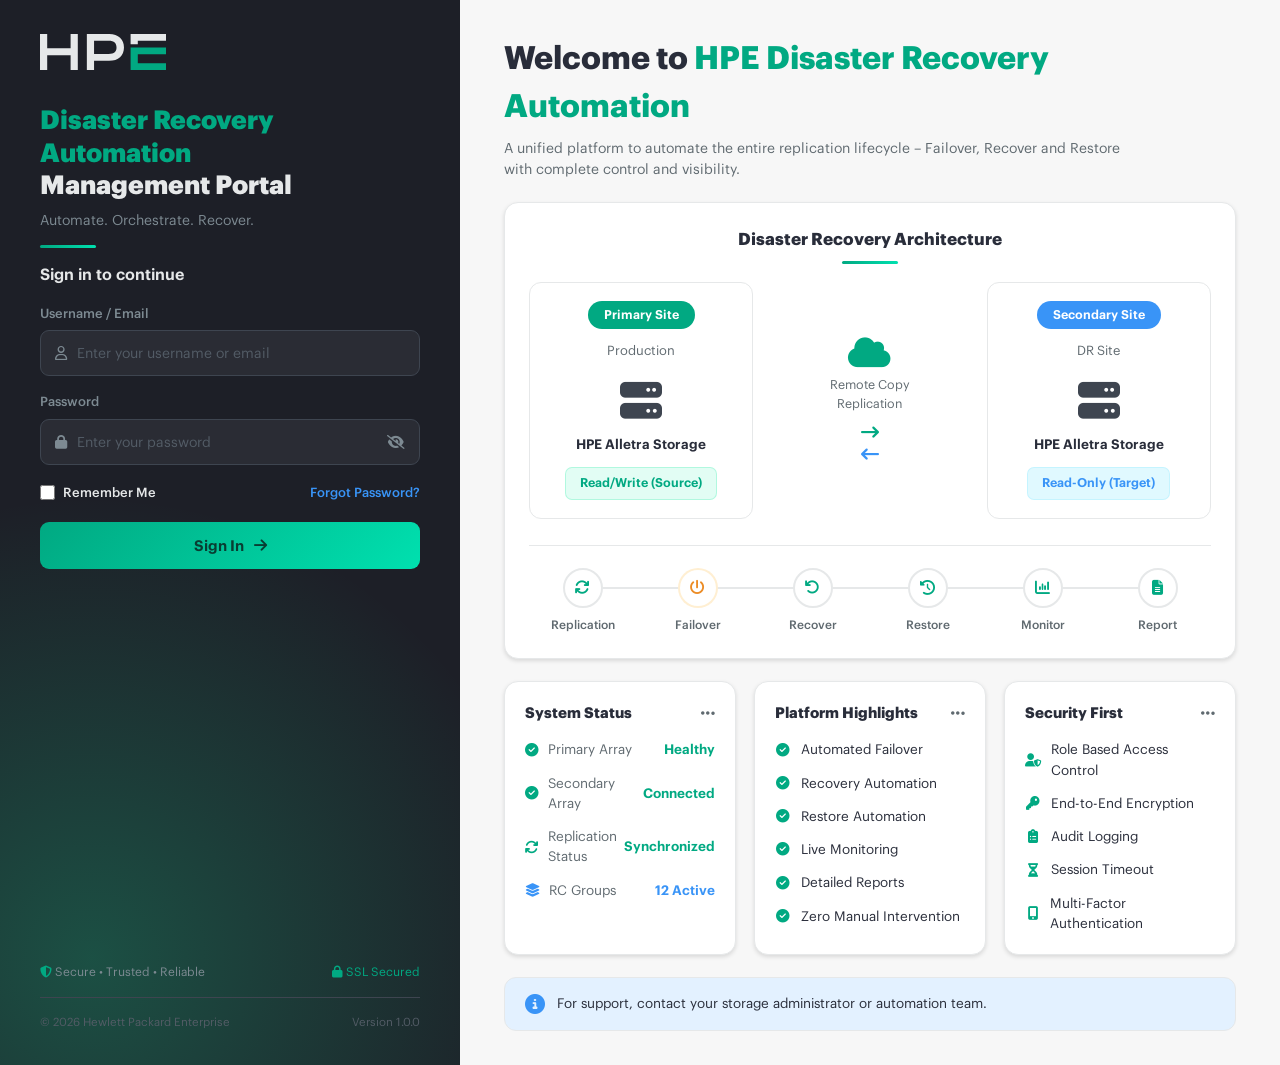
<file: Dashboard-DR/login.html>
<!DOCTYPE html>
<html lang="en">
<head>
    <meta charset="UTF-8">
    <meta name="viewport" content="width=device-width, initial-scale=1.0">
    <title>Sign In — HPE Disaster Recovery Automation</title>

    <link rel="stylesheet" href="fonts.css?v=1">
    <link rel="stylesheet" href="login.css?v=4">
    <link rel="stylesheet"
        href="https://cdnjs.cloudflare.com/ajax/libs/font-awesome/6.6.0/css/all.min.css">
</head>
<body>
    <div class="login-wrap">

        <!-- ===================== LEFT PANEL ===================== -->
        <aside class="login-left">
            <div class="login-left-inner">

                <!-- Brand -->
                <a href="#" class="brand">
                    <svg class="hpe-logo" viewBox="0 0 504 144" role="img" aria-label="HPE" xmlns="http://www.w3.org/2000/svg">
                        <path d="M391.2 81.27v35.46H504V144H362.4V54H504v27.27H391.2z" fill="#01a982"/>
                        <path d="M276.673 0h-89.254v144h28.8v-36.607h60.008c37.914 0 59.692-21.59 59.692-53.395C335.918 21.985 314.14 0 276.673 0zm-1.881 79.793h-58.573V27.27h58.573c22.679 0 31.281 10.484 31.281 26.728 0 16.079-8.602 25.795-31.281 25.795zM391.2 40.63h-28.8V0H504v27.27H391.2v13.36zM151.2 0v144h-28.8V84.984H28.8V144H0V0h28.8v57.384h93.6V0h28.8z" fill="currentColor"/>
                    </svg>
                </a>

                <!-- Heading -->
                <div class="login-heading">
                    <h1><span class="green">Disaster Recovery Automation</span><br>Management Portal</h1>
                    <p>Automate. Orchestrate. Recover.</p>
                </div>

                <span class="accent-line"></span>

                <!-- Form -->
                <form class="login-form" id="loginForm" novalidate autocomplete="off">
                    <h2 class="form-title">Sign in to continue</h2>

                    <p class="login-error" id="loginError" role="alert" hidden></p>

                    <label for="username">Username / Email</label>
                    <div class="field">
                        <i class="fa-regular fa-user"></i>
                        <input type="text" id="username" placeholder="Enter your username or email" autocomplete="off" required>
                    </div>

                    <label for="password">Password</label>
                    <div class="field">
                        <i class="fa-solid fa-lock"></i>
                        <input type="password" id="password" placeholder="Enter your password" autocomplete="new-password" required>
                        <i class="fa-solid fa-eye-slash toggle" id="pwdToggle" role="button" tabindex="0" aria-label="Show password"></i>
                    </div>

                    <div class="form-row">
                        <label class="remember">
                            <input type="checkbox" id="remember">
                            <span>Remember Me</span>
                        </label>
                        <a href="#" class="forgot">Forgot Password?</a>
                    </div>

                    <button type="submit" class="btn-signin">
                        Sign In <i class="fa-solid fa-arrow-right"></i>
                    </button>
                </form>

                <!-- Trust row -->
                <div class="trust-row">
                    <span><i class="fa-solid fa-shield-halved"></i> Secure &bull; Trusted &bull; Reliable</span>
                    <span class="ssl"><i class="fa-solid fa-lock"></i> SSL Secured</span>
                </div>

                <!-- Footer -->
                <div class="login-footer">
                    <span>&copy; 2026 Hewlett Packard Enterprise</span>
                    <span>Version 1.0.0</span>
                </div>
            </div>
        </aside>

        <!-- ===================== RIGHT PANEL ===================== -->
        <main class="login-right">
            <div class="welcome-head">
                <div>
                    <h1>Welcome to <span class="green">HPE Disaster Recovery Automation</span></h1>
                    <p>A unified platform to automate the entire replication lifecycle – Failover, Recover and Restore
                        with complete control and visibility.</p>
                </div>
            </div>

            <!-- Architecture -->
            <section class="arch-card">
                <h3 class="arch-title">Disaster Recovery Architecture</h3>
                <span class="accent-line center"></span>

                <div class="arch-flow">
                    <!-- Primary -->
                    <div class="site-card">
                        <span class="site-badge primary">Primary Site</span>
                        <p class="site-env">Production</p>
                        <i class="fa-solid fa-server site-icon"></i>
                        <p class="site-storage">HPE Alletra Storage</p>
                        <span class="site-tag green-tag">Read/Write (Source)</span>
                    </div>

                    <!-- Replication -->
                    <div class="repl-mid">
                        <i class="fa-solid fa-cloud repl-cloud"></i>
                        <p>Remote Copy<br>Replication</p>
                        <div class="repl-arrows">
                            <i class="fa-solid fa-arrow-right-long"></i>
                            <i class="fa-solid fa-arrow-left-long"></i>
                        </div>
                    </div>

                    <!-- Secondary -->
                    <div class="site-card">
                        <span class="site-badge secondary">Secondary Site</span>
                        <p class="site-env">DR Site</p>
                        <i class="fa-solid fa-server site-icon"></i>
                        <p class="site-storage">HPE Alletra Storage</p>
                        <span class="site-tag blue-tag">Read-Only (Target)</span>
                    </div>
                </div>

                <!-- Workflow -->
                <div class="workflow">
                    <div class="step"><span class="step-ico"><i class="fa-solid fa-arrows-rotate"></i></span><span>Replication</span></div>
                    <div class="step"><span class="step-ico orange"><i class="fa-solid fa-power-off"></i></span><span>Failover</span></div>
                    <div class="step"><span class="step-ico"><i class="fa-solid fa-arrow-rotate-left"></i></span><span>Recover</span></div>
                    <div class="step"><span class="step-ico"><i class="fa-solid fa-clock-rotate-left"></i></span><span>Restore</span></div>
                    <div class="step"><span class="step-ico"><i class="fa-solid fa-chart-column"></i></span><span>Monitor</span></div>
                    <div class="step"><span class="step-ico"><i class="fa-solid fa-file-lines"></i></span><span>Report</span></div>
                </div>
            </section>

            <!-- Info cards -->
            <section class="info-cards">
                <div class="info-card">
                    <div class="info-card-head"><h4>System Status</h4><i class="fa-solid fa-ellipsis"></i></div>
                    <ul class="status-list">
                        <li><span><i class="fa-solid fa-circle-check green"></i> Primary Array</span><span class="green">Healthy</span></li>
                        <li><span><i class="fa-solid fa-circle-check green"></i> Secondary Array</span><span class="green">Connected</span></li>
                        <li><span><i class="fa-solid fa-arrows-rotate green"></i> Replication Status</span><span class="green">Synchronized</span></li>
                        <li><span><i class="fa-solid fa-layer-group blue"></i> RC Groups</span><span class="blue">12 Active</span></li>
                    </ul>
                </div>

                <div class="info-card">
                    <div class="info-card-head"><h4>Platform Highlights</h4><i class="fa-solid fa-ellipsis"></i></div>
                    <ul class="check-list">
                        <li><i class="fa-solid fa-circle-check green"></i> Automated Failover</li>
                        <li><i class="fa-solid fa-circle-check green"></i> Recovery Automation</li>
                        <li><i class="fa-solid fa-circle-check green"></i> Restore Automation</li>
                        <li><i class="fa-solid fa-circle-check green"></i> Live Monitoring</li>
                        <li><i class="fa-solid fa-circle-check green"></i> Detailed Reports</li>
                        <li><i class="fa-solid fa-circle-check green"></i> Zero Manual Intervention</li>
                    </ul>
                </div>

                <div class="info-card">
                    <div class="info-card-head"><h4>Security First</h4><i class="fa-solid fa-ellipsis"></i></div>
                    <ul class="check-list">
                        <li><i class="fa-solid fa-user-shield"></i> Role Based Access Control</li>
                        <li><i class="fa-solid fa-key"></i> End-to-End Encryption</li>
                        <li><i class="fa-solid fa-clipboard-list"></i> Audit Logging</li>
                        <li><i class="fa-solid fa-hourglass-half"></i> Session Timeout</li>
                        <li><i class="fa-solid fa-mobile-screen-button"></i> Multi-Factor Authentication</li>
                    </ul>
                </div>
            </section>

            <!-- Support bar -->
            <div class="support-bar">
                <i class="fa-solid fa-circle-info"></i>
                For support, contact your storage administrator or automation team.
            </div>
        </main>
    </div>

    <script src="config.js?v=2"></script>
    <script src="api.js?v=3"></script>
    <script src="login.js?v=2"></script>
</body>
</html>
</file>
<file: Dashboard-DR/fonts.css>
/* ---------------------------------------------------------------------------
   HPE Graphik — application typeface.
   OpenType (.otf) files live in "HPE Graphik/HPE Graphik/".
   Only the weights actually used by the CSS are downloaded by the browser.
--------------------------------------------------------------------------- */

@font-face {
    font-family: "HPE Graphik";
    src: url("HPE%20Graphik/HPE%20Graphik/HPE%20Graphik-Thin.otf") format("opentype");
    font-weight: 100;
    font-style: normal;
    font-display: swap;
}
@font-face {
    font-family: "HPE Graphik";
    src: url("HPE%20Graphik/HPE%20Graphik/HPE%20Graphik-ThinItalic.otf") format("opentype");
    font-weight: 100;
    font-style: italic;
    font-display: swap;
}
@font-face {
    font-family: "HPE Graphik";
    src: url("HPE%20Graphik/HPE%20Graphik/HPE%20Graphik-Extralight.otf") format("opentype");
    font-weight: 200;
    font-style: normal;
    font-display: swap;
}
@font-face {
    font-family: "HPE Graphik";
    src: url("HPE%20Graphik/HPE%20Graphik/HPE%20Graphik-ExtralightItalic.otf") format("opentype");
    font-weight: 200;
    font-style: italic;
    font-display: swap;
}
@font-face {
    font-family: "HPE Graphik";
    src: url("HPE%20Graphik/HPE%20Graphik/HPE%20Graphik-Light.otf") format("opentype");
    font-weight: 300;
    font-style: normal;
    font-display: swap;
}
@font-face {
    font-family: "HPE Graphik";
    src: url("HPE%20Graphik/HPE%20Graphik/HPE%20Graphik-LightItalic.otf") format("opentype");
    font-weight: 300;
    font-style: italic;
    font-display: swap;
}
@font-face {
    font-family: "HPE Graphik";
    src: url("HPE%20Graphik/HPE%20Graphik/HPE%20Graphik-Regular.otf") format("opentype");
    font-weight: 400;
    font-style: normal;
    font-display: swap;
}
@font-face {
    font-family: "HPE Graphik";
    src: url("HPE%20Graphik/HPE%20Graphik/HPE%20Graphik-RegularItalic.otf") format("opentype");
    font-weight: 400;
    font-style: italic;
    font-display: swap;
}
@font-face {
    font-family: "HPE Graphik";
    src: url("HPE%20Graphik/HPE%20Graphik/HPE%20Graphik-Medium.otf") format("opentype");
    font-weight: 500;
    font-style: normal;
    font-display: swap;
}
@font-face {
    font-family: "HPE Graphik";
    src: url("HPE%20Graphik/HPE%20Graphik/HPE%20Graphik-MediumItalic.otf") format("opentype");
    font-weight: 500;
    font-style: italic;
    font-display: swap;
}
@font-face {
    font-family: "HPE Graphik";
    src: url("HPE%20Graphik/HPE%20Graphik/HPE%20Graphik-Semibold.otf") format("opentype");
    font-weight: 600;
    font-style: normal;
    font-display: swap;
}
@font-face {
    font-family: "HPE Graphik";
    src: url("HPE%20Graphik/HPE%20Graphik/HPE%20Graphik-SemiboldItalic.otf") format("opentype");
    font-weight: 600;
    font-style: italic;
    font-display: swap;
}
@font-face {
    font-family: "HPE Graphik";
    src: url("HPE%20Graphik/HPE%20Graphik/HPE%20Graphik-Bold.otf") format("opentype");
    font-weight: 700;
    font-style: normal;
    font-display: swap;
}
@font-face {
    font-family: "HPE Graphik";
    src: url("HPE%20Graphik/HPE%20Graphik/HPE%20Graphik-BoldItalic.otf") format("opentype");
    font-weight: 700;
    font-style: italic;
    font-display: swap;
}
@font-face {
    font-family: "HPE Graphik";
    src: url("HPE%20Graphik/HPE%20Graphik/HPE%20Graphik-Black.otf") format("opentype");
    font-weight: 800;
    font-style: normal;
    font-display: swap;
}
@font-face {
    font-family: "HPE Graphik";
    src: url("HPE%20Graphik/HPE%20Graphik/HPE%20Graphik-BlackItalic.otf") format("opentype");
    font-weight: 800;
    font-style: italic;
    font-display: swap;
}
@font-face {
    font-family: "HPE Graphik";
    src: url("HPE%20Graphik/HPE%20Graphik/HPE%20Graphik-Super.otf") format("opentype");
    font-weight: 900;
    font-style: normal;
    font-display: swap;
}
@font-face {
    font-family: "HPE Graphik";
    src: url("HPE%20Graphik/HPE%20Graphik/HPE%20Graphik-SuperItalic.otf") format("opentype");
    font-weight: 900;
    font-style: italic;
    font-display: swap;
}
</file>
<file: Dashboard-DR/login.css>
/* ===================== BASE ===================== */

@import url('./Styles/primitives.css');
@import url('./Styles/global.css');
@import url('./Styles/components.css');
@import url('./Styles/color.light.css');
@import url('./Styles/color.dark.css');
@import url('./Styles/dimension.css');
@import url('./Styles/dimension.small.css');


* {
    margin: 0;
    padding: 0;
    box-sizing: border-box;
    font-family: "HPE Graphik", sans-serif;
}

:root {
    /* Dark left-panel palette (sourced from HPE design tokens) */
    --bg: var(--hpe-base-color-grey-1300);
    --bg-2: var(--hpe-base-color-grey-1300);
    --card: var(--hpe-base-color-grey-1200);
    --border: var(--hpe-base-color-grey-800);
    --green: var(--hpe-base-color-green-600);
    --green-bright: var(--hpe-base-color-green-400);
    --blue: var(--hpe-base-color-blue-300);
    --orange: var(--hpe-base-color-orange-500);
    --text: var(--hpe-base-color-grey-200);
    --muted: var(--hpe-base-color-grey-600);
    /* light panel */
    --l-bg: var(--hpe-base-color-grey-50);
    --l-card: var(--hpe-base-color-white-100);
    --l-border: var(--hpe-base-color-grey-200);
    --l-text: var(--hpe-base-color-grey-1000);
    --l-muted: var(--hpe-base-color-grey-650);
    /* helper tints / effects (from token opacity primitives) */
    --tint-green: var(--hpe-deprecated-base-color-green-400-Opacity12);
    --glow-green: var(--hpe-deprecated-base-color-green-400-Opacity24);
    --tint-red: var(--hpe-deprecated-base-color-red-500-Opacity12);
    --tint-blue: var(--hpe-deprecated-base-color-blue-400-Opacity12);
    --tint-orange: var(--hpe-deprecated-base-color-orange-400-Opacity24);
    --overlay: var(--hpe-base-color-black-opacity50);
    --field-fill: var(--hpe-base-color-white-opacity6);
    --shadow-card: var(--hpe-shadow-small);
}

body {
    background: var(--l-bg);
    color: var(--text);
    line-height: 1.5;
}

a {
    text-decoration: none;
    color: inherit;
}

.green {
    color: var(--green);
}

.blue {
    color: var(--blue);
}

.accent-line {
    display: block;
    width: 56px;
    height: 3px;
    border-radius: 3px;
    background: linear-gradient(90deg, var(--green), var(--green-bright));
    margin: 14px 0;
}

.accent-line.center {
    margin: 8px auto 18px;
}

/* HPE element box */
.hpe-box {
    width: 46px;
    height: 20px;
    background: transparent;
    border: 3px solid var(--green);
    border-radius: 0;
    flex-shrink: 0;
}

.hpe-logo {
    height: 36px;
    width: auto;
    display: block;
    flex-shrink: 0;
    color: var(--text);
    background: transparent;
    padding: 0;
}

/* ===================== LAYOUT ===================== */
.login-wrap {
    display: flex;
    min-height: 100vh;
}

/* ===================== LEFT PANEL ===================== */
.login-left {
    width: 38%;
    max-width: 460px;
    min-width: 360px;
    background: linear-gradient(180deg, var(--bg) 0%, var(--bg-2) 60%, var(--bg) 100%);
    color: var(--text);
    padding: 34px 40px;
    display: flex;
    position: relative;
    overflow: hidden;
}

.login-left::after {
    content: "";
    position: absolute;
    inset: 0;
    background:
        radial-gradient(circle at 20% 90%, var(--glow-green), transparent 45%);
    pointer-events: none;
}

.login-left-inner {
    position: relative;
    z-index: 1;
    width: 100%;
    display: flex;
    flex-direction: column;
}

.brand {
    display: flex;
    align-items: center;
    gap: 12px;
    margin-bottom: 34px;
}

.brand-name {
    display: flex;
    flex-direction: column;
    line-height: 1.1;
}

.brand-name strong {
    font-size: 20px;
    font-weight: 800;
    letter-spacing: 0.5px;
}

.brand-name .brand-sub {
    font-size: 14px;
    color: var(--muted);
    font-weight: 500;
}

.login-heading h1 {
    font-size: 26px;
    font-weight: 800;
    line-height: 1.25;
}

.login-heading .hpe-accent {
    color: var(--text);
}

.login-heading p {
    color: var(--muted);
    font-size: 14px;
    margin-top: 8px;
}

/* ===================== FORM ===================== */
.login-form {
    display: flex;
    flex-direction: column;
}

.form-title {
    font-size: 16px;
    font-weight: 600;
    margin-bottom: 18px;
}

.login-error {
    background: var(--tint-red);
    border: 1px solid var(--tint-red);
    color: var(--hpe-base-color-red-400);
    font-size: 13px;
    font-weight: 500;
    padding: 10px 14px;
    border-radius: 8px;
    margin-bottom: 16px;
}

.login-form label {
    font-size: 13px;
    color: var(--muted);
    margin-bottom: 7px;
    font-weight: 500;
}

.field {
    display: flex;
    align-items: center;
    gap: 10px;
    background: var(--field-fill);
    border: 1px solid var(--border);
    border-radius: 9px;
    padding: 0 14px;
    margin-bottom: 16px;
    transition: border-color 0.2s, box-shadow 0.2s;
}

.field:focus-within {
    border-color: var(--green);
    box-shadow: 0 0 0 3px var(--tint-green);
}

.field > i {
    color: var(--muted);
    font-size: 14px;
}

.field input,
.field select {
    flex: 1;
    background: transparent;
    border: none;
    outline: none;
    color: var(--text);
    font-size: 14px;
    padding: 13px 0;
}

.field input::placeholder {
    color: var(--hpe-base-color-grey-700);
}

.field select {
    appearance: none;
    cursor: pointer;
}

.field select option {
    background: var(--bg-2);
    color: var(--text);
}

.field .toggle {
    cursor: pointer;
}

.field .chevron {
    font-size: 12px;
    color: var(--muted);
    pointer-events: none;
}

.form-row {
    display: flex;
    align-items: center;
    justify-content: space-between;
    margin: 2px 0 20px;
}

.remember {
    display: flex !important;
    align-items: center;
    gap: 8px;
    margin: 0 !important;
    color: var(--text) !important;
    font-size: 13px;
    cursor: pointer;
}

.remember input {
    accent-color: var(--green);
    width: 15px;
    height: 15px;
    cursor: pointer;
}

.forgot {
    color: var(--blue);
    font-size: 13px;
    font-weight: 500;
}

.forgot:hover {
    text-decoration: underline;
}

.btn-signin {
    display: flex;
    align-items: center;
    justify-content: center;
    gap: 10px;
    width: 100%;
    border: none;
    border-radius: 9px;
    padding: 14px;
    font-size: 15px;
    font-weight: 600;
    color: var(--hpe-base-color-green-1000);
    cursor: pointer;
    background: linear-gradient(135deg, var(--green), var(--green-bright));
    transition: transform 0.15s, box-shadow 0.2s;
}

.btn-signin:hover {
    transform: translateY(-1px);
    box-shadow: 0 8px 22px var(--glow-green);
}

.divider {
    display: flex;
    align-items: center;
    text-align: center;
    color: var(--muted);
    font-size: 12px;
    margin: 22px 0 16px;
    animation: envReveal 0.55s cubic-bezier(0.16, 1, 0.3, 1) both;
    animation-delay: 0.05s;
}

.divider::before,
.divider::after {
    content: "";
    flex: 1;
    height: 1px;
    background: var(--border);
}

.divider span {
    padding: 0 14px;
}

/* ===================== ANIMATED ENVIRONMENT SELECT ===================== */
.select-env {
    position: relative;
    animation: envReveal 0.55s cubic-bezier(0.16, 1, 0.3, 1) both;
    animation-delay: 0.12s;
}

@keyframes envReveal {
    from {
        opacity: 0;
        transform: translateY(12px);
    }
    to {
        opacity: 1;
        transform: translateY(0);
    }
}

.select-trigger {
    display: flex;
    align-items: center;
    gap: 10px;
    width: 100%;
    background: var(--field-fill);
    border: 1px solid var(--border);
    border-radius: 9px;
    padding: 13px 14px;
    color: var(--text);
    font-size: 14px;
    font-family: inherit;
    cursor: pointer;
    transition: border-color 0.2s, box-shadow 0.2s, background 0.2s;
}

.select-trigger > i:first-child {
    color: var(--muted);
    font-size: 14px;
}

.select-trigger:hover {
    border-color: var(--glow-green);
}

.select-env.open .select-trigger {
    border-color: var(--green);
    box-shadow: 0 0 0 3px var(--tint-green);
}

.select-value {
    flex: 1;
    text-align: left;
}

.select-trigger .chevron {
    font-size: 12px;
    color: var(--muted);
    transition: transform 0.3s ease, color 0.2s;
}

.select-env.open .chevron {
    transform: rotate(180deg);
    color: var(--green);
}

.select-menu {
    list-style: none;
    position: absolute;
    left: 0;
    right: 0;
    bottom: calc(100% + 8px);
    background: var(--hpe-base-color-grey-1300);
    border: 1px solid var(--border);
    border-radius: 10px;
    padding: 6px;
    z-index: 30;
    box-shadow: 0 16px 40px var(--overlay);
    opacity: 0;
    visibility: hidden;
    transform: translateY(8px) scaleY(0.96);
    transform-origin: bottom;
    transition: opacity 0.25s ease, transform 0.25s cubic-bezier(0.16, 1, 0.3, 1),
        visibility 0.25s;
}

.select-env.open .select-menu {
    opacity: 1;
    visibility: visible;
    transform: translateY(0) scaleY(1);
}

.select-menu li {
    padding: 11px 14px;
    border-radius: 7px;
    font-size: 14px;
    color: var(--muted);
    cursor: pointer;
    display: flex;
    align-items: center;
    justify-content: space-between;
    transition: background 0.18s, color 0.18s;
    opacity: 0;
    transform: translateY(6px);
}

.select-env.open .select-menu li {
    animation: optionIn 0.3s ease forwards;
}

.select-env.open .select-menu li:nth-child(1) { animation-delay: 0.04s; }
.select-env.open .select-menu li:nth-child(2) { animation-delay: 0.08s; }
.select-env.open .select-menu li:nth-child(3) { animation-delay: 0.12s; }
.select-env.open .select-menu li:nth-child(4) { animation-delay: 0.16s; }
.select-env.open .select-menu li:nth-child(5) { animation-delay: 0.20s; }

@keyframes optionIn {
    to {
        opacity: 1;
        transform: translateY(0);
    }
}

.select-menu li:hover {
    background: var(--tint-green);
    color: var(--text);
}

.select-menu li.selected {
    color: var(--green);
    background: var(--tint-green);
}

.select-menu li.selected::after {
    content: "\f00c";
    font-family: "Font Awesome 6 Free";
    font-weight: 900;
    font-size: 12px;
}

/* ===================== TRUST / FOOTER ===================== */
.trust-row {
    display: flex;
    align-items: center;
    justify-content: space-between;
    font-size: 12px;
    color: var(--muted);
    margin-top: auto;
    padding-top: 28px;
    animation: envReveal 0.6s cubic-bezier(0.16, 1, 0.3, 1) both;
    animation-delay: 0.2s;
}

.trust-row .fa-shield-halved {
    color: var(--green);
}

.trust-row .ssl {
    color: var(--green);
}

.login-footer {
    display: flex;
    align-items: center;
    justify-content: space-between;
    font-size: 11.5px;
    color: var(--hpe-base-color-grey-700);
    border-top: 1px solid var(--border);
    margin-top: 16px;
    padding-top: 16px;
    animation: envReveal 0.6s cubic-bezier(0.16, 1, 0.3, 1) both;
    animation-delay: 0.28s;
}

/* ===================== RIGHT PANEL ===================== */
.login-right {
    flex: 1;
    background: var(--l-bg);
    color: var(--l-text);
    padding: 34px 44px;
    overflow-y: auto;
}

.welcome-head {
    display: flex;
    align-items: flex-start;
    justify-content: space-between;
    gap: 20px;
}

.welcome-head h2 {
    font-size: 24px;
    font-weight: 700;
}

.welcome-head p {
    color: var(--l-muted);
    font-size: 14px;
    margin-top: 8px;
    max-width: 620px;
}

.welcome-shield {
    font-size: 46px;
    color: var(--hpe-base-color-grey-400);
}

/* Architecture card */
.arch-card {
    background: var(--l-card);
    border: 1px solid var(--l-border);
    border-radius: 14px;
    padding: 24px;
    margin-top: 22px;
    box-shadow: var(--shadow-card);
}

.arch-title {
    text-align: center;
    font-size: 17px;
    font-weight: 700;
}

.arch-flow {
    display: grid;
    grid-template-columns: 1fr 0.9fr 1fr;
    align-items: center;
    gap: 16px;
}

.site-card {
    border: 1px solid var(--l-border);
    border-radius: 12px;
    padding: 18px;
    text-align: center;
    background: var(--l-card);
}

.site-badge {
    display: inline-block;
    padding: 5px 16px;
    border-radius: 20px;
    font-size: 12.5px;
    font-weight: 600;
    color: var(--hpe-base-color-white-100);
}

.site-badge.primary {
    background: var(--green);
}

.site-badge.secondary {
    background: var(--blue);
}

.site-env {
    color: var(--l-muted);
    font-size: 13px;
    margin: 12px 0;
}

.site-icon {
    font-size: 42px;
    color: var(--hpe-base-color-grey-800);
    margin: 6px 0 14px;
}

.site-storage {
    font-size: 13.5px;
    font-weight: 600;
    color: var(--l-text);
    margin-bottom: 12px;
}

.site-tag {
    display: inline-block;
    padding: 6px 14px;
    border-radius: 7px;
    font-size: 12.5px;
    font-weight: 600;
    border: 1px solid;
}

.green-tag {
    color: var(--green);
    border-color: var(--glow-green);
    background: var(--tint-green);
}

.blue-tag {
    color: var(--blue);
    border-color: var(--tint-blue);
    background: var(--tint-blue);
}

.repl-mid {
    text-align: center;
    color: var(--l-muted);
    font-size: 12.5px;
}

.repl-cloud {
    font-size: 34px;
    color: var(--green);
    margin-bottom: 6px;
}

.repl-arrows {
    display: flex;
    flex-direction: column;
    gap: 4px;
    margin-top: 10px;
    font-size: 18px;
}

.repl-arrows .fa-arrow-right-long {
    color: var(--green);
}

.repl-arrows .fa-arrow-left-long {
    color: var(--blue);
}

/* Workflow */
.workflow {
    display: flex;
    align-items: flex-start;
    justify-content: space-between;
    gap: 8px;
    margin-top: 26px;
    padding-top: 22px;
    border-top: 1px solid var(--l-border);
}

.step {
    display: flex;
    flex-direction: column;
    align-items: center;
    gap: 8px;
    flex: 1;
    font-size: 12px;
    color: var(--l-muted);
    font-weight: 500;
    position: relative;
}

.step:not(:last-child)::after {
    content: "";
    position: absolute;
    top: 19px;
    left: 60%;
    width: 80%;
    height: 2px;
    background: var(--l-border);
    z-index: 0;
}

.step-ico {
    width: 40px;
    height: 40px;
    border-radius: 50%;
    display: flex;
    align-items: center;
    justify-content: center;
    background: var(--hpe-base-color-white-100);
    border: 2px solid var(--l-border);
    color: var(--green);
    font-size: 15px;
    position: relative;
    z-index: 1;
}

.step-ico.orange {
    color: var(--orange);
    border-color: var(--tint-orange);
}

/* Info cards */
.info-cards {
    display: grid;
    grid-template-columns: repeat(3, 1fr);
    gap: 18px;
    margin-top: 22px;
}

.info-card {
    background: var(--l-card);
    border: 1px solid var(--l-border);
    border-radius: 14px;
    padding: 20px;
    box-shadow: var(--shadow-card);
}

.info-card-head {
    display: flex;
    align-items: center;
    justify-content: space-between;
    margin-bottom: 16px;
}

.info-card-head h4 {
    font-size: 15px;
    font-weight: 700;
}

.info-card-head i {
    color: var(--l-muted);
}

.status-list,
.check-list {
    list-style: none;
    display: flex;
    flex-direction: column;
    gap: 13px;
}

.status-list li {
    display: flex;
    align-items: center;
    justify-content: space-between;
    font-size: 13.5px;
    color: var(--l-text);
}

.status-list li span:first-child {
    display: flex;
    align-items: center;
    gap: 9px;
    color: var(--l-muted);
}

.status-list li span:last-child {
    font-weight: 600;
}

.check-list li {
    display: flex;
    align-items: center;
    gap: 10px;
    font-size: 13.5px;
    color: var(--l-text);
}

.check-list li i {
    color: var(--green);
    width: 16px;
    text-align: center;
}

/* Support bar */
.support-bar {
    display: flex;
    align-items: center;
    gap: 12px;
    background: var(--hpe-base-color-blue-50);
    border: 1px solid var(--l-border);
    border-radius: 12px;
    padding: 16px 20px;
    margin-top: 22px;
    font-size: 13.5px;
    color: var(--l-text);
}

.support-bar i {
    color: var(--blue);
    font-size: 20px;
}

/* ===================== RESPONSIVE ===================== */
@media (max-width: 980px) {
    .login-wrap {
        flex-direction: column;
    }
    .login-left {
        width: 100%;
        max-width: none;
        min-width: 0;
    }
    .info-cards {
        grid-template-columns: 1fr;
    }
    .arch-flow {
        grid-template-columns: 1fr;
    }
    .repl-arrows {
        flex-direction: row;
        justify-content: center;
    }
    .workflow {
        flex-wrap: wrap;
        gap: 16px;
    }
    .step {
        flex: 0 0 calc(25% - 16px);
    }
    .step:not(:last-child)::after {
        display: none;
    }
}

@media (max-width: 520px) {
    .login-left,
    .login-right {
        padding: 24px 20px;
    }
    .step {
        flex: 0 0 calc(33.33% - 16px);
    }
}
</file>
